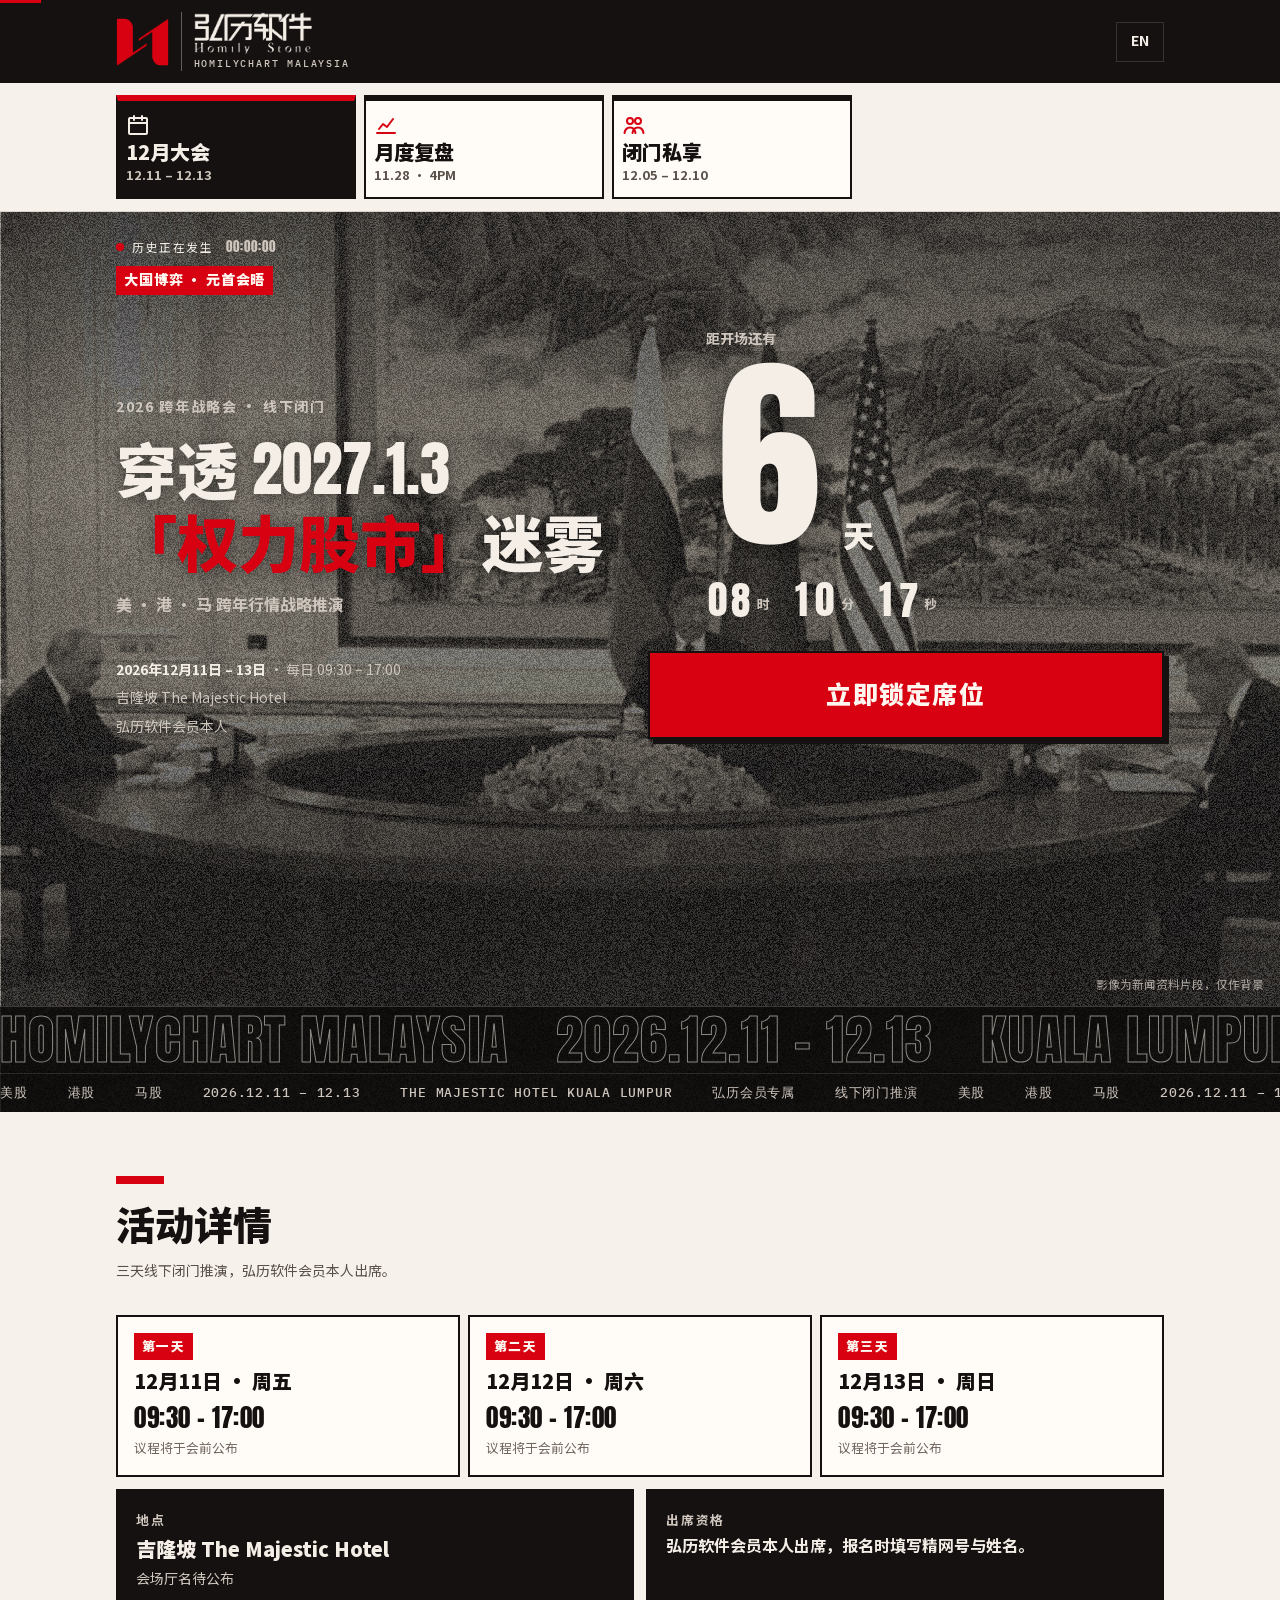
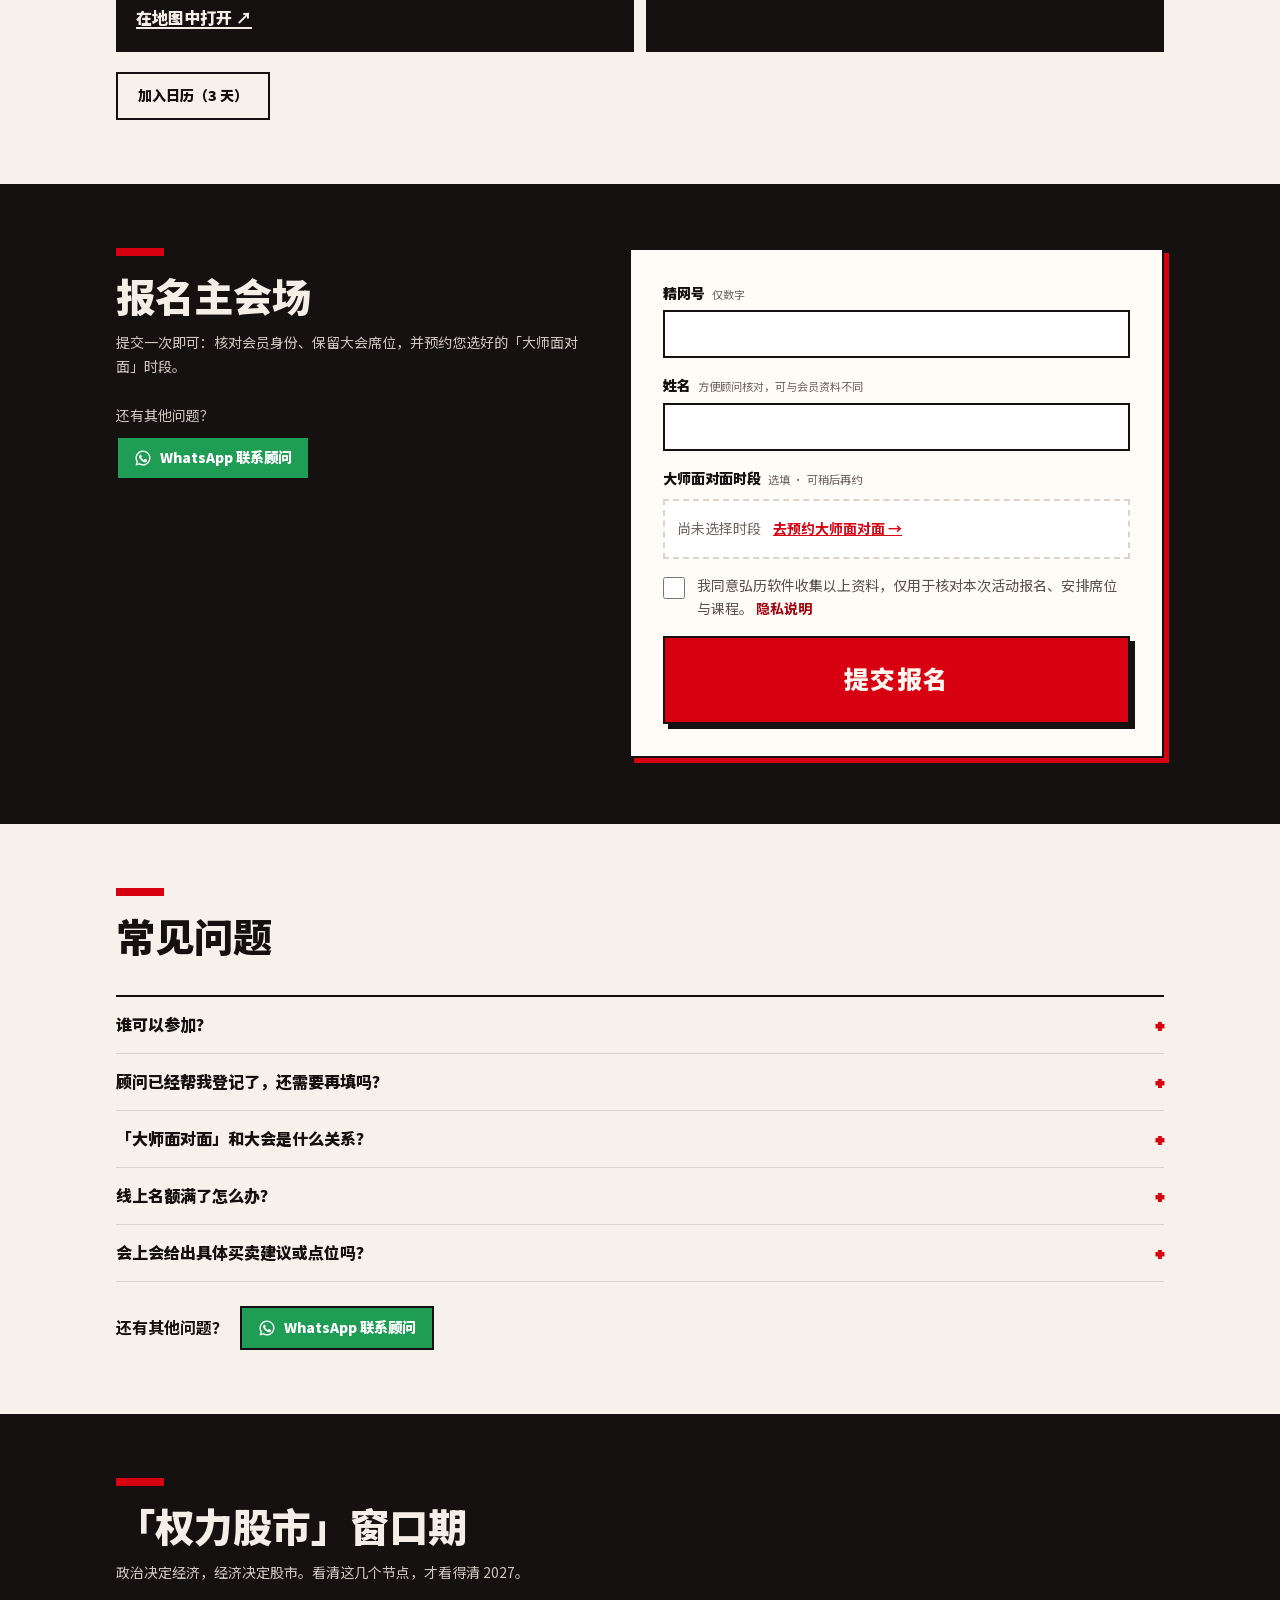
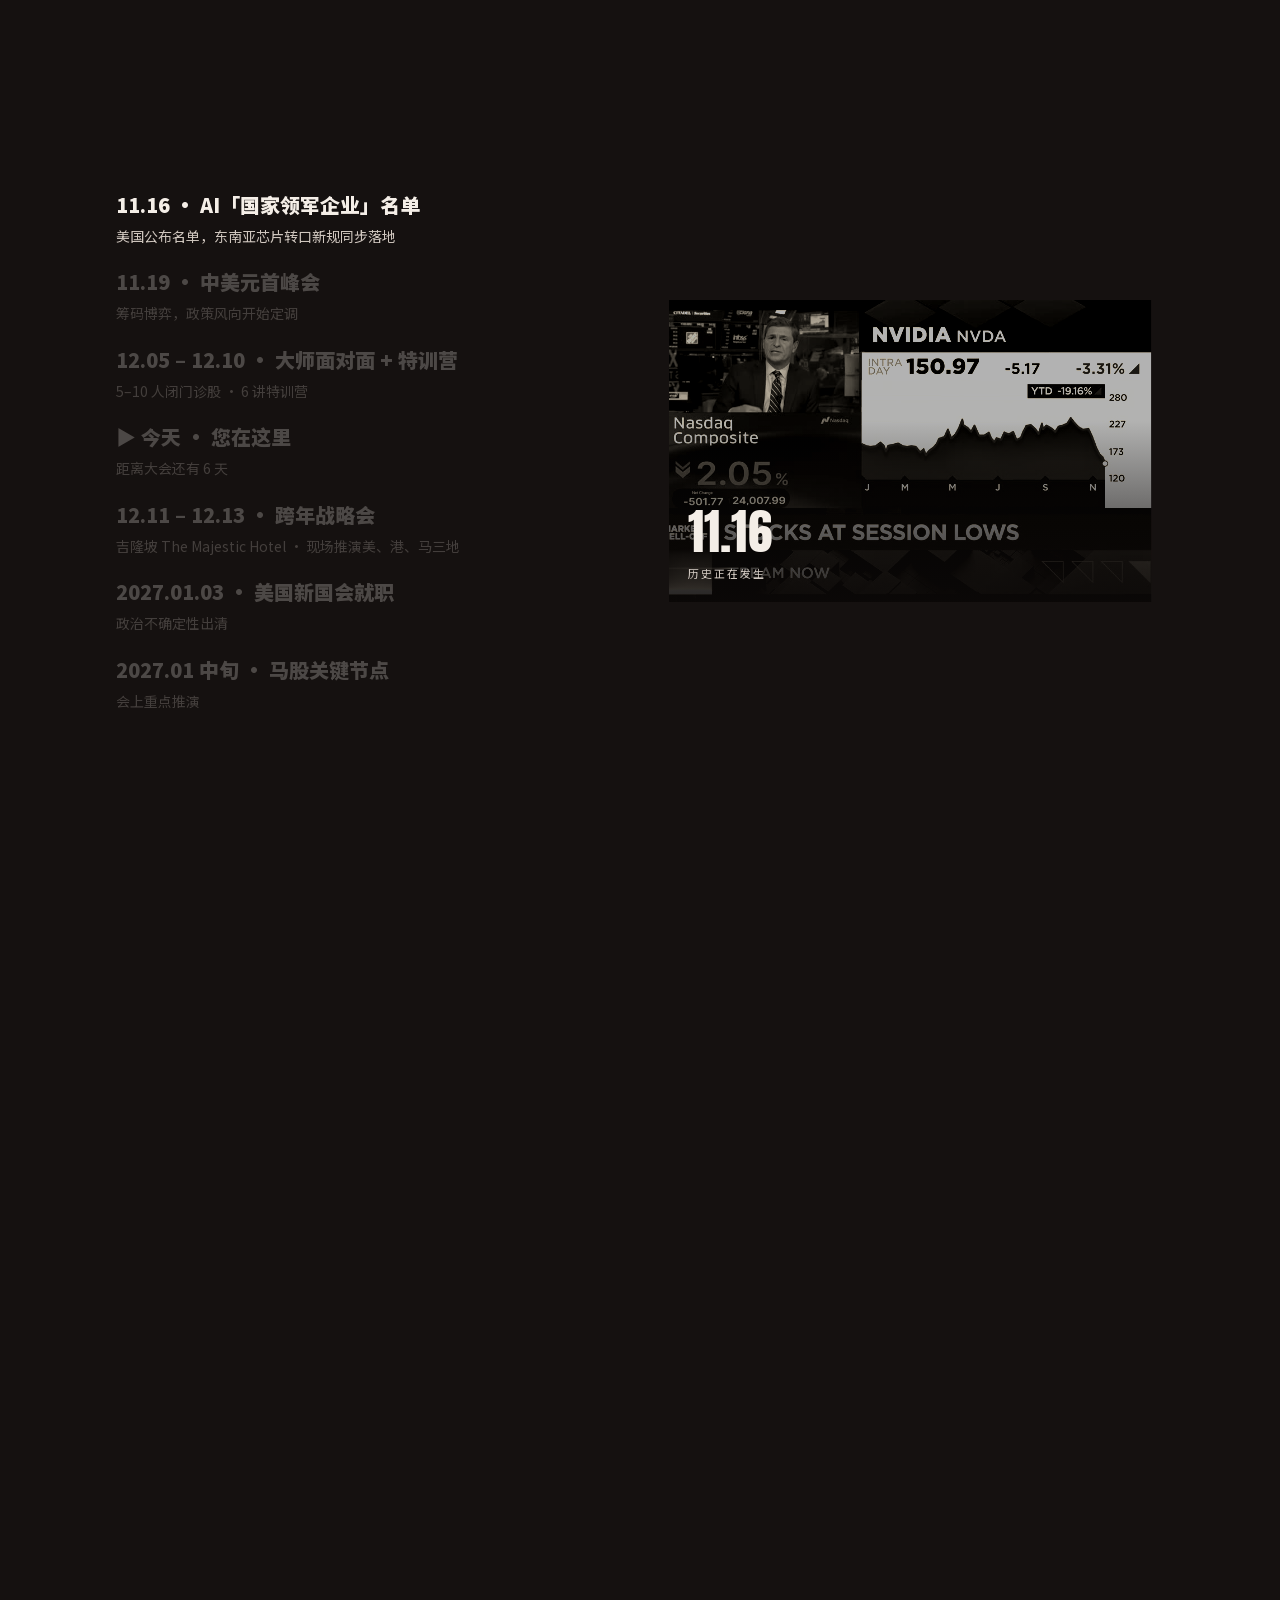
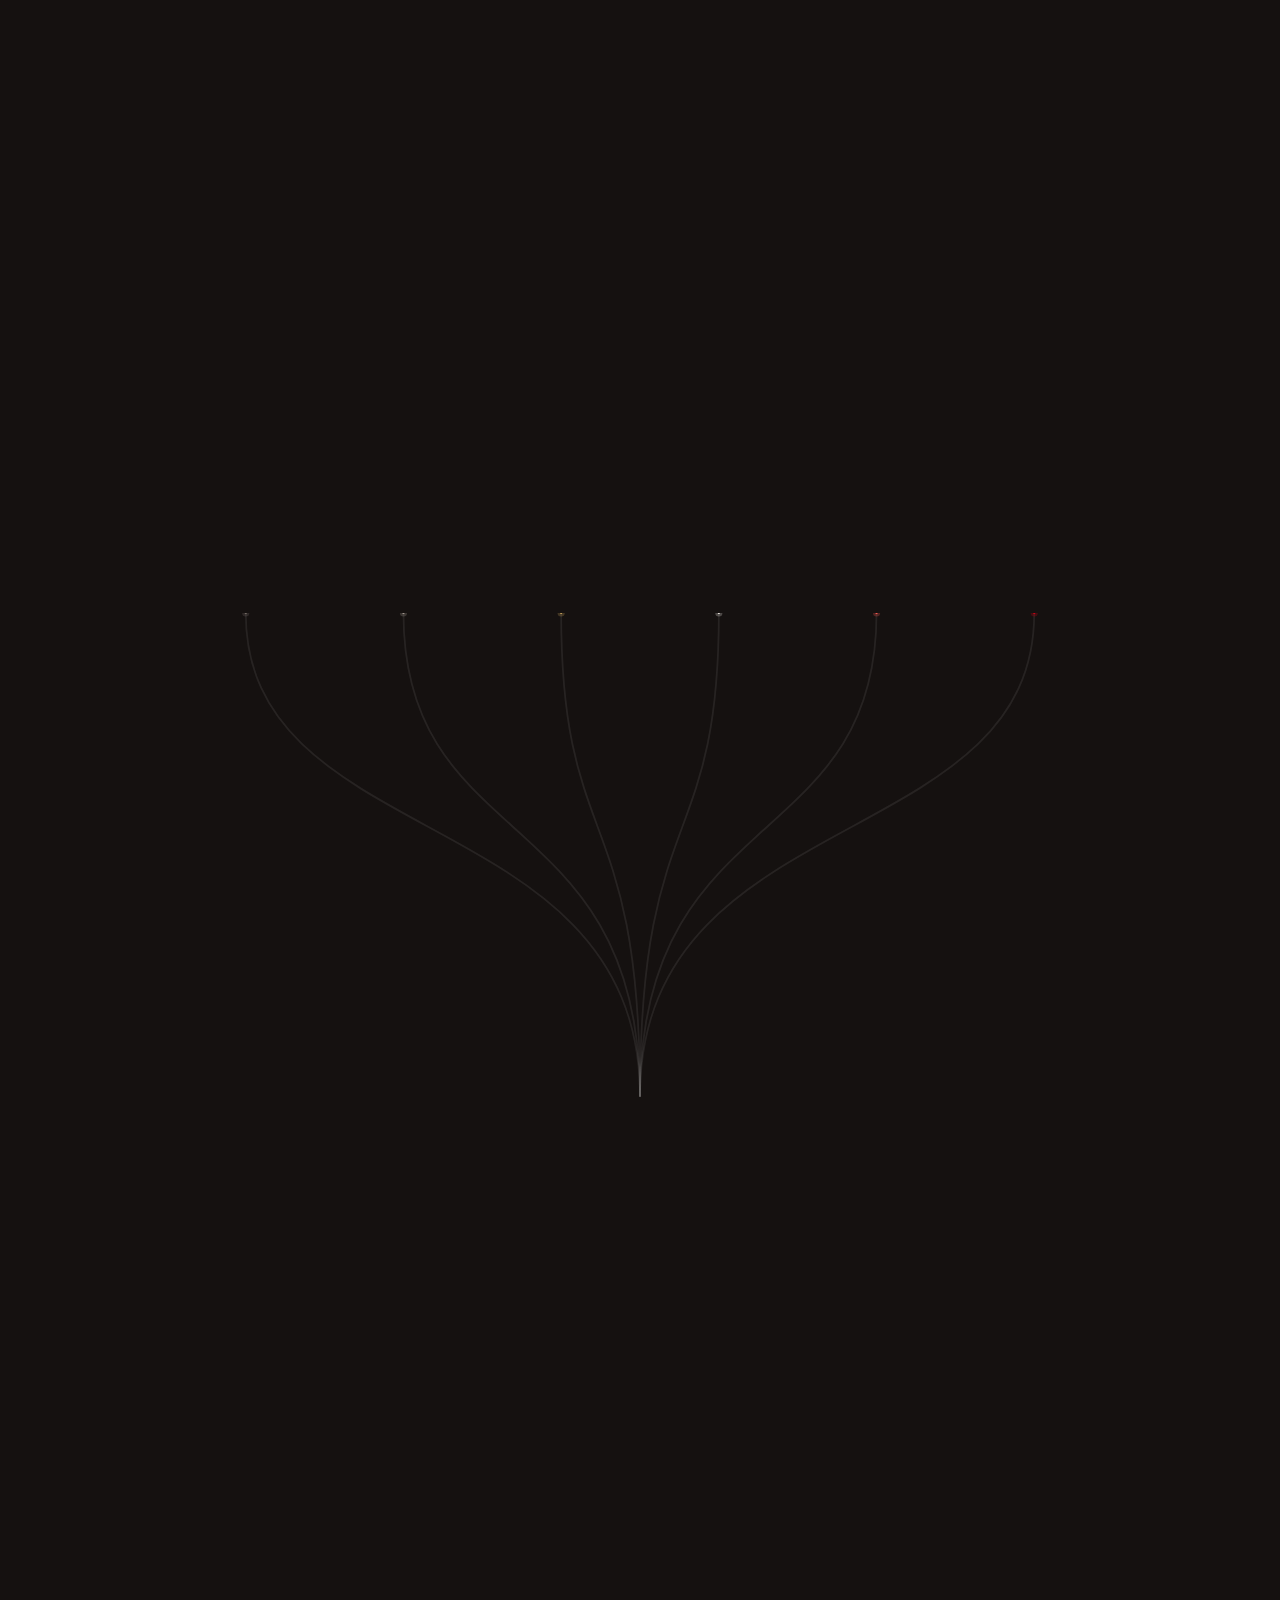
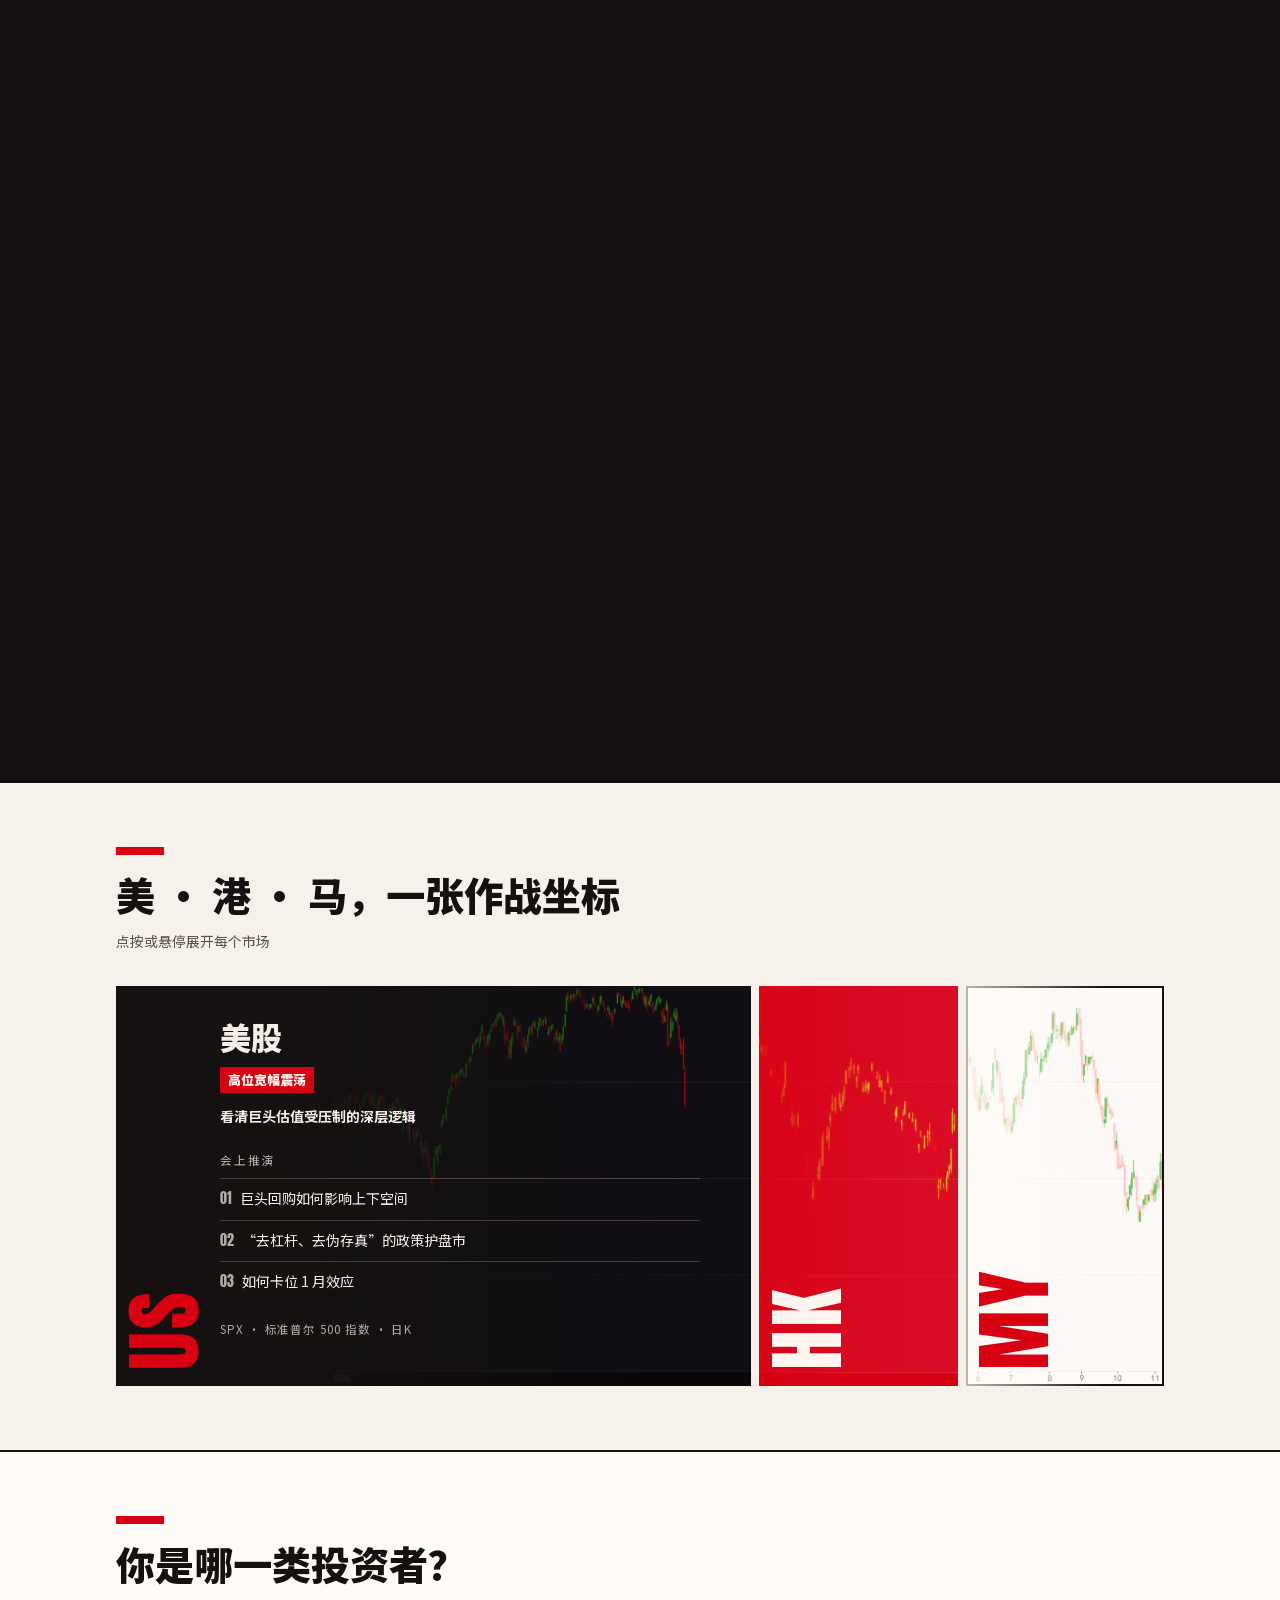
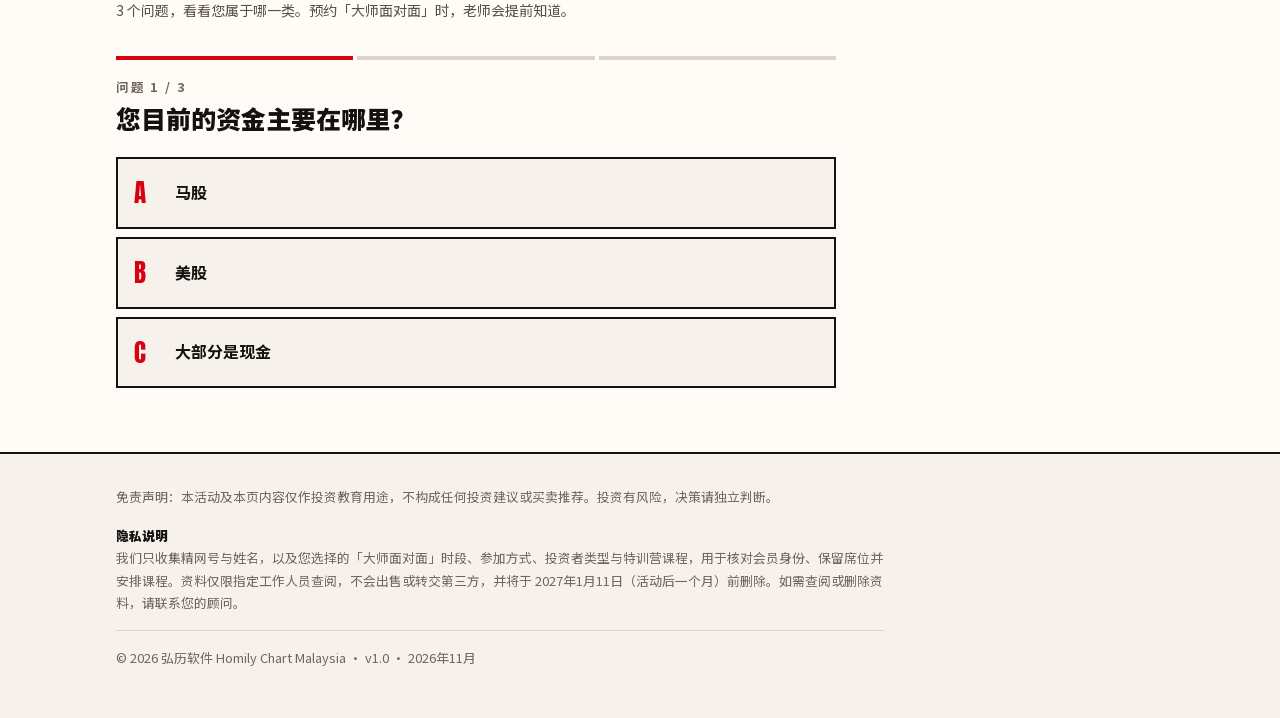
<file: index.html>
<!doctype html>
<html lang="zh-CN">
  <head>
    <meta charset="utf-8" />
    <meta name="viewport" content="width=device-width, initial-scale=1, viewport-fit=cover" />
    <meta name="theme-color" content="#151110" />
    <!-- Review build: keep it out of search engines until launch (remove at launch, D35) -->
    <meta name="robots" content="noindex, nofollow" />
    <title>穿透2027.1.3「权力股市」迷雾 · 弘历软件 跨年战略会</title>
    <meta name="description" content="2026年12月11–13日 · 吉隆坡 The Majestic Hotel · 美港马跨年行情战略推演 | 11–13 Dec 2026 · The Majestic Hotel Kuala Lumpur · US · HK · MY year-end strategy conference" />
    <meta property="og:type" content="website" />
    <meta property="og:title" content="穿透2027.1.3「权力股市」迷雾 · 跨年战略会" />
    <meta property="og:description" content="2026.12.11–13 · 吉隆坡 The Majestic Hotel · 美 · 港 · 马 跨年行情战略推演" />
    <meta property="og:image" content="https://hywong121-ctrl.github.io/HLChart-Malaysia-12-site/og.jpg" />
    <meta property="og:image:width" content="1200" />
    <meta property="og:image:height" content="630" />
    <meta name="twitter:card" content="summary_large_image" />
    <link rel="icon" type="image/png" href="./img/lg-mark-hi.png" />
    <link rel="preload" href="./fonts/noto-sans-sc-sub.woff2" as="font" type="font/woff2" crossorigin />
    <script type="module" crossorigin src="./assets/main-6eCTYNhY.js"></script>
    <link rel="stylesheet" crossorigin href="./assets/main-RYWRqokR.css">
  </head>
  <body data-page="main">
    <div id="root"></div>
  </body>
</html>
</file>
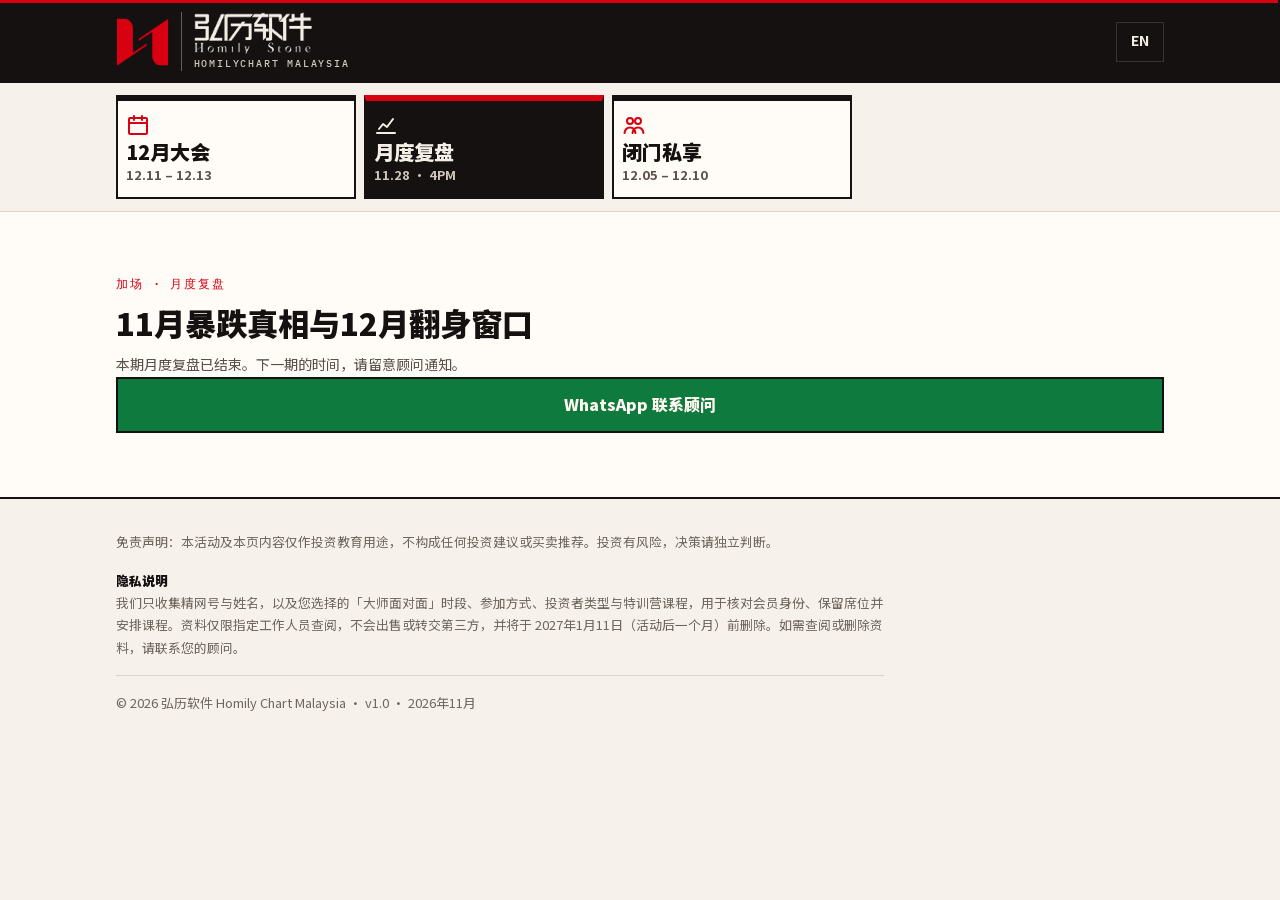
<file: review.html>
<!doctype html>
<html lang="zh-CN">
  <head>
    <meta charset="utf-8" />
    <meta name="viewport" content="width=device-width, initial-scale=1, viewport-fit=cover" />
    <meta name="theme-color" content="#151110" />
    <!-- Review build: keep it out of search engines until launch (remove at launch, D35) -->
    <meta name="robots" content="noindex, nofollow" />
    <title>11月暴跌真相与12月翻身窗口 · 月度复盘 · 弘历软件</title>
    <meta name="description" content="2026.11.28（六）4PM · 大马月度复盘班级群 · Master Jason | Monthly recap, Sat 28 Nov 4 pm" />
    <meta property="og:type" content="website" />
    <meta property="og:title" content="11月暴跌真相与12月翻身窗口 · 月度复盘 · 弘历软件" />
    <meta property="og:description" content="2026.11.28（六）4PM · 大马月度复盘班级群 · Master Jason | Monthly recap, Sat 28 Nov 4 pm" />
    <meta property="og:image" content="https://hywong121-ctrl.github.io/HLChart-Malaysia-12-site/img/poster-recap.jpg" />
    <meta property="og:image:width" content="1600" />
    <meta property="og:image:height" content="901" />
    <meta name="twitter:card" content="summary_large_image" />
    <link rel="icon" type="image/png" href="./img/lg-mark-hi.png" />
    <link rel="preload" href="./fonts/noto-sans-sc-sub.woff2" as="font" type="font/woff2" crossorigin />
    <script type="module" crossorigin src="./assets/main-6eCTYNhY.js"></script>
    <link rel="stylesheet" crossorigin href="./assets/main-RYWRqokR.css">
  </head>
  <body data-page="review">
    <div id="root"></div>
  </body>
</html>
</file>
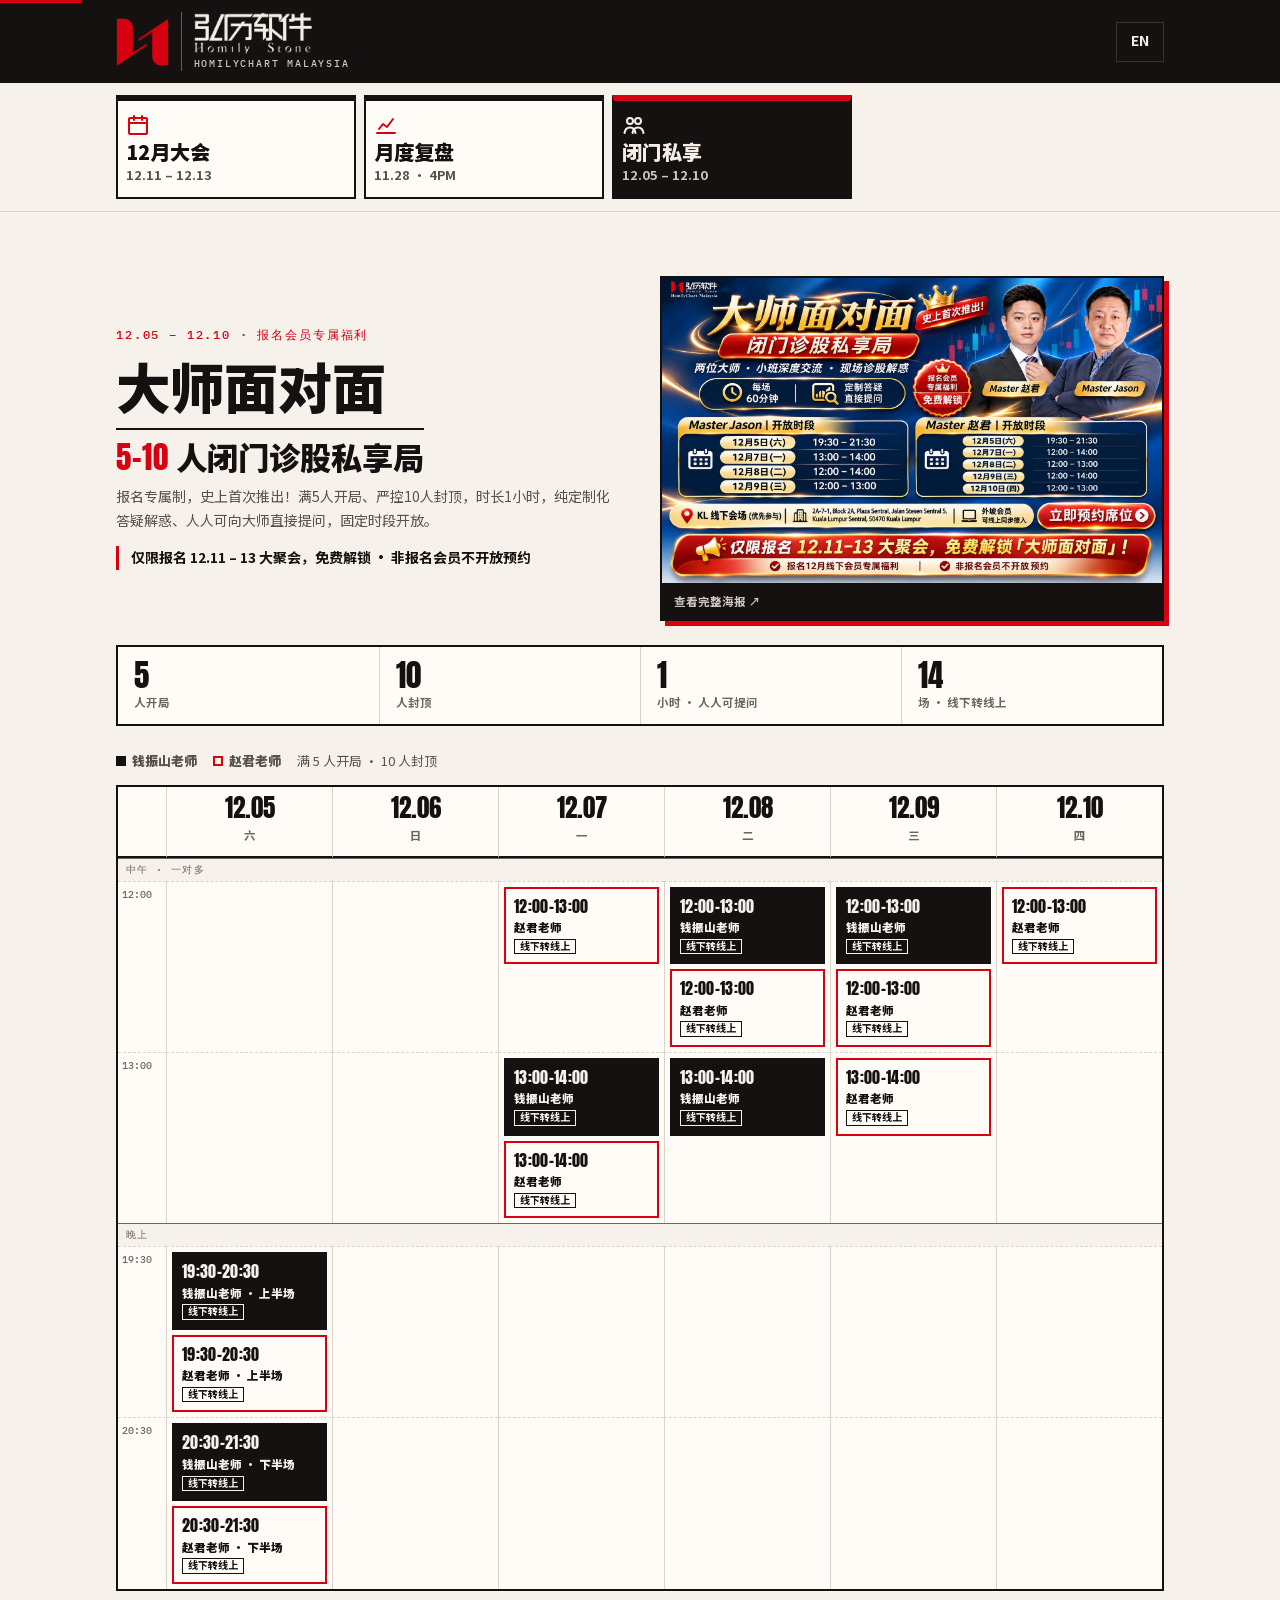
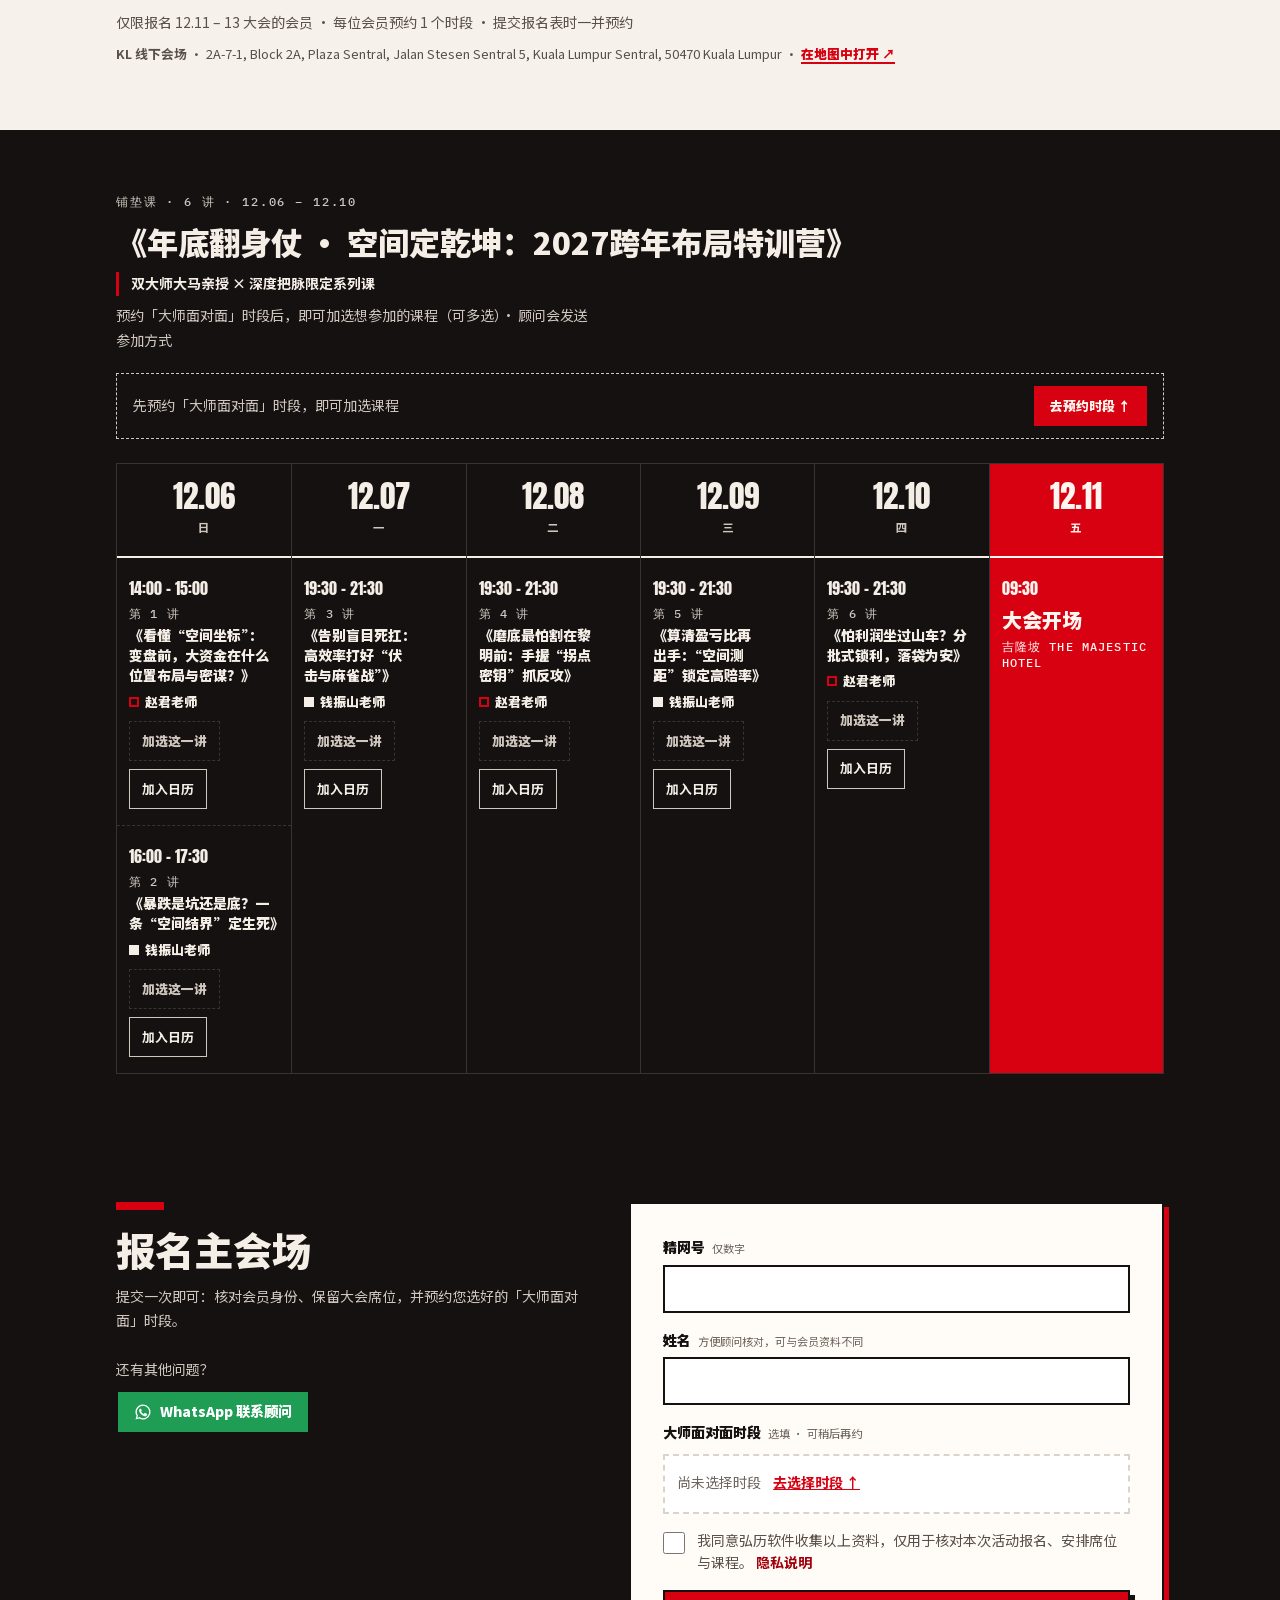
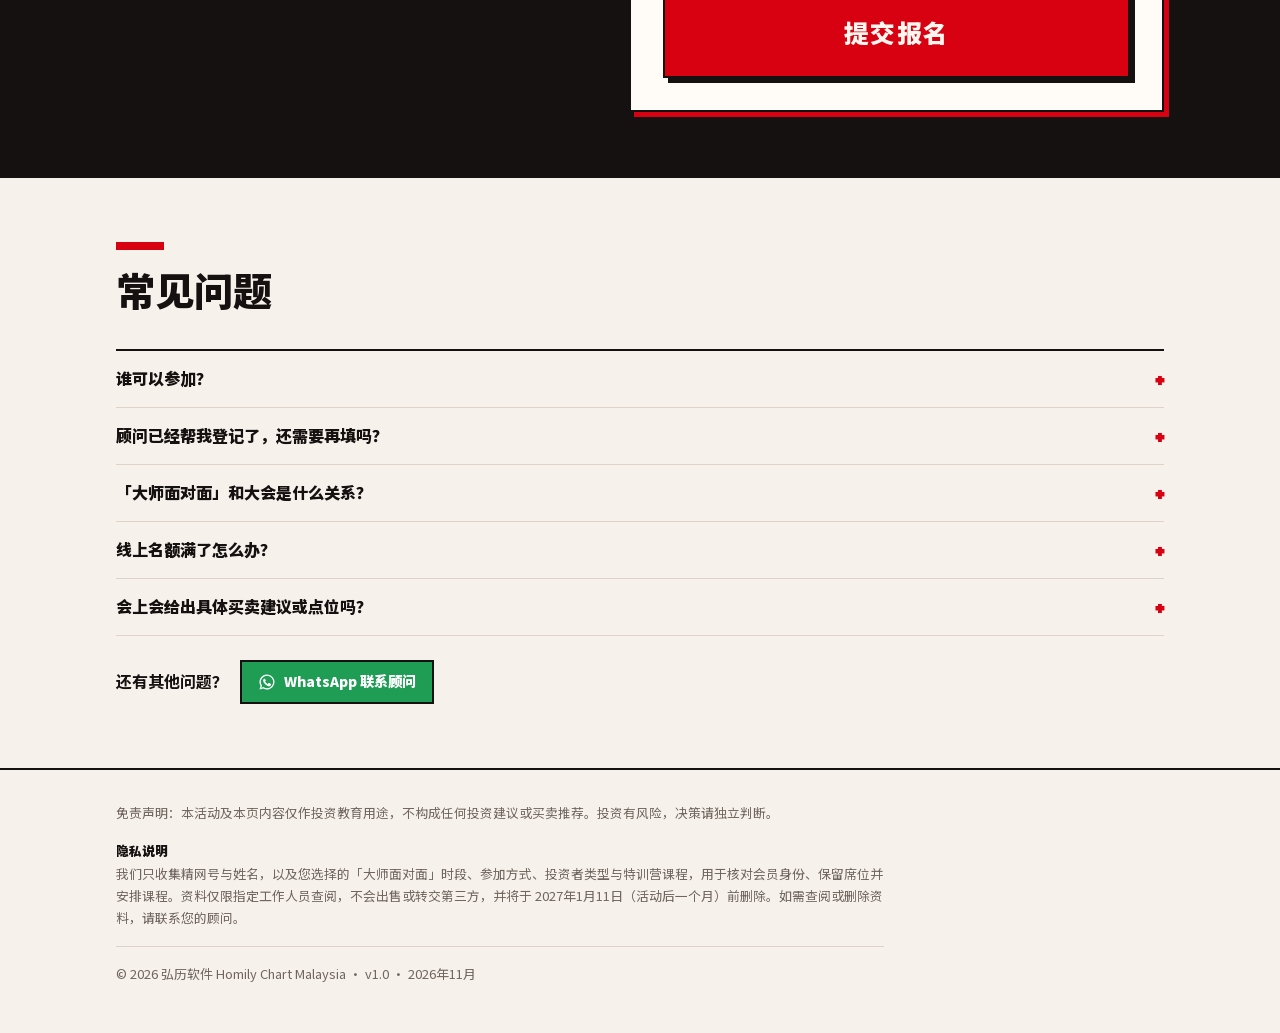
<file: vip.html>
<!doctype html>
<html lang="zh-CN">
  <head>
    <meta charset="utf-8" />
    <meta name="viewport" content="width=device-width, initial-scale=1, viewport-fit=cover" />
    <meta name="theme-color" content="#151110" />
    <!-- Review build: keep it out of search engines until launch (remove at launch, D35) -->
    <meta name="robots" content="noindex, nofollow" />
    <title>大师面对面 · 5–10人闭门诊股私享局 · 弘历软件</title>
    <meta name="description" content="12.05–12.10 · 钱振山老师 × 赵君老师 · 满5人开局、10人封顶 · 线下（KL）或线上 | Face to face with the masters, 5–10 members per session" />
    <meta property="og:type" content="website" />
    <meta property="og:title" content="大师面对面 · 5–10人闭门诊股私享局 · 弘历软件" />
    <meta property="og:description" content="12.05–12.10 · 钱振山老师 × 赵君老师 · 满5人开局、10人封顶 · 线下（KL）或线上 | Face to face with the masters, 5–10 members per session" />
    <meta property="og:image" content="https://hywong121-ctrl.github.io/HLChart-Malaysia-12-site/img/poster-masters.jpg" />
    <meta property="og:image:width" content="1600" />
    <meta property="og:image:height" content="975" />
    <meta name="twitter:card" content="summary_large_image" />
    <link rel="icon" type="image/png" href="./img/lg-mark-hi.png" />
    <link rel="preload" href="./fonts/noto-sans-sc-sub.woff2" as="font" type="font/woff2" crossorigin />
    <script type="module" crossorigin src="./assets/main-6eCTYNhY.js"></script>
    <link rel="stylesheet" crossorigin href="./assets/main-RYWRqokR.css">
  </head>
  <body data-page="vip">
    <div id="root"></div>
  </body>
</html>
</file>
